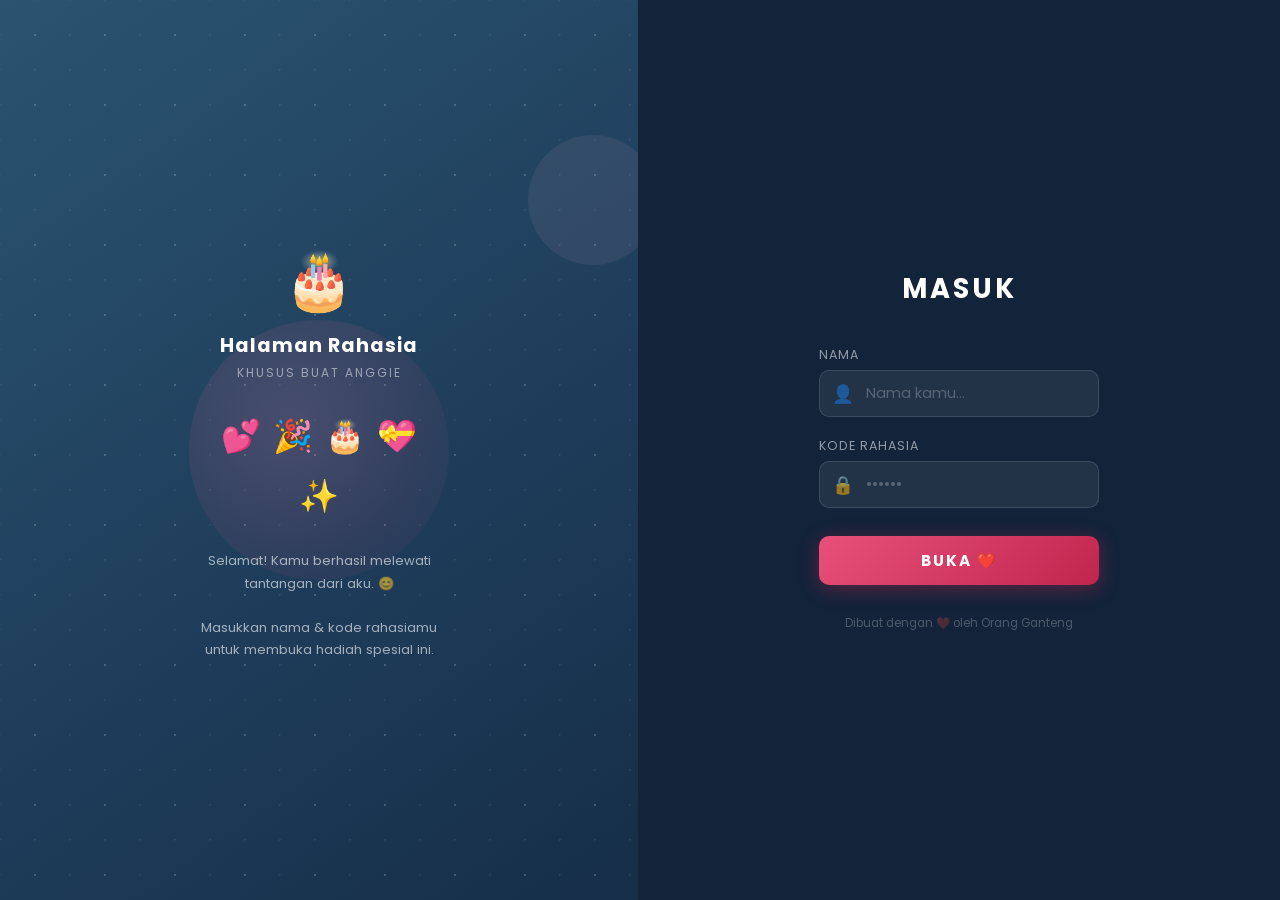
<file: sandi.html>
<!DOCTYPE html>
<html lang="id">
<head>
   <meta charset="UTF-8">
   <meta name="viewport" content="width=device-width, initial-scale=1.0, user-scalable=no">
   <title>Halaman Rahasia ❤️</title>
   <link rel="preconnect" href="https://fonts.googleapis.com">
   <link rel="preconnect" href="https://fonts.gstatic.com" crossorigin>
   <link href="https://fonts.googleapis.com/css2?family=Poppins:wght@300;400;600;700&display=swap" rel="stylesheet">
   <style>
      * {
         margin: 0; padding: 0;
         box-sizing: border-box;
         font-family: 'Poppins', sans-serif;
      }

      html, body {
         height: 100%;
         overflow: hidden;
         background: #1a2e45;
      }

      /* =============================================
         LAYOUT SPLIT: kiri dekorasi, kanan form
         ============================================= */
      .page-wrap {
         display: flex;
         height: 100vh;
      }

      /* ── PANEL KIRI ── */
      .left-panel {
         flex: 1;
         background: linear-gradient(145deg, #2a5470 0%, #1e3c5a 60%, #162e47 100%);
         display: flex;
         flex-direction: column;
         align-items: center;
         justify-content: center;
         padding: 40px 30px;
         position: relative;
         overflow: hidden;
      }

      /* Bintang-bintang dekorasi */
      .left-panel::before {
         content: '';
         position: absolute;
         top: 0; left: 0; right: 0; bottom: 0;
         background-image:
            radial-gradient(circle, rgba(255,255,255,0.15) 1px, transparent 1px),
            radial-gradient(circle, rgba(255,255,255,0.07) 1px, transparent 1px);
         background-size: 70px 70px, 35px 35px;
         background-position: 0 0, 17px 17px;
         pointer-events: none;
      }

      /* Lingkaran dekorasi hijau (seperti Feb Mart) */
      .deco-circle-big {
         position: absolute;
         width: 260px; height: 260px;
         border-radius: 50%;
         background: radial-gradient(circle at 40% 40%,
            rgba(255, 130, 170, 0.18) 0%,
            rgba(255, 80, 130, 0.08) 60%,
            transparent 100%);
         top: 50%; left: 50%;
         transform: translate(-50%, -50%);
      }

      .deco-circle-sm {
         position: absolute;
         width: 130px; height: 130px;
         border-radius: 50%;
         background: rgba(255, 180, 200, 0.08);
         top: 15%; right: -20px;
      }

      .left-logo {
         position: relative;
         z-index: 1;
         display: flex;
         flex-direction: column;
         align-items: center;
         margin-bottom: 20px;
      }

      .left-logo .logo-emoji {
         font-size: 3.5rem;
         margin-bottom: 8px;
      }

      .left-logo h2 {
         font-size: 1.2rem;
         font-weight: 700;
         color: #fff;
         text-align: center;
         letter-spacing: 1px;
      }

      .left-logo p {
         font-size: 0.75rem;
         color: rgba(255,255,255,0.5);
         text-align: center;
         margin-top: 4px;
         letter-spacing: 2px;
         text-transform: uppercase;
      }

      /* Ilustrasi hati */
      .heart-illustration {
         position: relative;
         z-index: 1;
         display: flex;
         flex-wrap: wrap;
         gap: 12px;
         justify-content: center;
         max-width: 200px;
         margin: 10px auto;
      }

      .heart-illustration span {
         font-size: 2rem;
         animation: floatHeart 3s ease-in-out infinite;
      }

      .heart-illustration span:nth-child(2) { animation-delay: 0.4s; }
      .heart-illustration span:nth-child(3) { animation-delay: 0.8s; }
      .heart-illustration span:nth-child(4) { animation-delay: 1.2s; }
      .heart-illustration span:nth-child(5) { animation-delay: 1.6s; }

      @keyframes floatHeart {
         0%, 100% { transform: translateY(0) scale(1); }
         50%       { transform: translateY(-8px) scale(1.1); }
      }

      .left-tagline {
         position: relative;
         z-index: 1;
         text-align: center;
         margin-top: 20px;
         color: rgba(255,255,255,0.6);
         font-size: 0.82rem;
         line-height: 1.7;
      }

      /* ── PANEL KANAN ── */
      .right-panel {
         flex: 1;
         background: #12233a;
         display: flex;
         flex-direction: column;
         align-items: center;
         justify-content: center;
         padding: 40px 32px;
      }

      .form-title {
         font-size: 1.7rem;
         font-weight: 700;
         color: #fff;
         letter-spacing: 3px;
         text-transform: uppercase;
         margin-bottom: 36px;
      }

      .form-group {
         width: 100%;
         max-width: 280px;
         margin-bottom: 20px;
      }

      .form-group label {
         display: block;
         font-size: 0.78rem;
         color: rgba(255,255,255,0.55);
         margin-bottom: 6px;
         letter-spacing: 1px;
         text-transform: uppercase;
      }

      .input-wrap {
         position: relative;
         display: flex;
         align-items: center;
         background: rgba(255,255,255,0.07);
         border: 1px solid rgba(255,255,255,0.12);
         border-radius: 10px;
         overflow: hidden;
         transition: border 0.25s;
      }

      .input-wrap:focus-within {
         border-color: rgba(255, 130, 170, 0.6);
         background: rgba(255,255,255,0.1);
      }

      .input-wrap .input-icon {
         padding: 0 12px;
         font-size: 1.1rem;
         opacity: 0.6;
      }

      .input-wrap input {
         flex: 1;
         background: transparent;
         border: none;
         outline: none;
         padding: 12px 12px 12px 0;
         font-size: 0.9rem;
         color: #fff;
         font-family: 'Poppins', sans-serif;
      }

      .input-wrap input::placeholder {
         color: rgba(255,255,255,0.25);
      }

      .btn-login {
         width: 100%;
         max-width: 280px;
         padding: 13px;
         background: linear-gradient(135deg, #e8507a, #c0254e);
         border: none;
         border-radius: 10px;
         color: #fff;
         font-size: 0.95rem;
         font-weight: 700;
         letter-spacing: 2px;
         text-transform: uppercase;
         cursor: pointer;
         margin-top: 8px;
         transition: opacity 0.2s, transform 0.15s;
         box-shadow: 0 4px 20px rgba(200, 40, 80, 0.4);
      }

      .btn-login:active {
         opacity: 0.85;
         transform: scale(0.98);
      }

      .error-msg {
         display: none;
         color: #ff6b8a;
         font-size: 0.78rem;
         text-align: center;
         margin-top: 12px;
         max-width: 280px;
      }

      .form-footer {
         margin-top: 30px;
         text-align: center;
         color: rgba(255,255,255,0.25);
         font-size: 0.72rem;
      }

      /* =============================================
         MOBILE — stack vertikal
         ============================================= */
      @media (max-width: 520px) {
         .page-wrap {
            flex-direction: column;
            overflow-y: auto;
         }

         .left-panel {
            flex: none;
            padding: 32px 20px 24px;
            min-height: 200px;
         }

         .deco-circle-big {
            width: 180px; height: 180px;
         }

         .heart-illustration span { font-size: 1.6rem; }

         .left-tagline { display: none; }

         .right-panel {
            flex: none;
            padding: 28px 24px 40px;
         }

         .form-title { font-size: 1.3rem; margin-bottom: 24px; }
      }
   </style>
</head>
<body>

<div class="page-wrap">

   <!-- ── PANEL KIRI ── -->
   <div class="left-panel">
      <div class="deco-circle-big"></div>
      <div class="deco-circle-sm"></div>

      <div class="left-logo">
         <div class="logo-emoji">🎂</div>
         <h2>Halaman Rahasia</h2>
         <p>Khusus buat Anggie</p>
      </div>

      <div class="heart-illustration">
         <span>💕</span>
         <span>🎉</span>
         <span>🎂</span>
         <span>💝</span>
         <span>✨</span>
      </div>

      <div class="left-tagline">
         Selamat! Kamu berhasil melewati<br>tantangan dari aku. 😊<br><br>
         Masukkan nama &amp; kode rahasiamu<br>untuk membuka hadiah spesial ini.
      </div>
   </div>

   <!-- ── PANEL KANAN ── -->
   <div class="right-panel">
      <h1 class="form-title">Masuk</h1>

      <div class="form-group">
         <label>Nama</label>
         <div class="input-wrap">
            <span class="input-icon">👤</span>
            <input type="text" id="inputUsername" placeholder="Nama kamu..." autocomplete="off" />
         </div>
      </div>

      <div class="form-group">
         <label>Kode Rahasia</label>
         <div class="input-wrap">
            <span class="input-icon">🔒</span>
            <input type="password" id="inputPassword" placeholder="••••••" autocomplete="off" />
         </div>
      </div>

      <button class="btn-login" onclick="doLogin()">Buka ❤️</button>

      <p class="error-msg" id="errorMsg">
         Nama atau kode salah. Coba lagi ya 😅
      </p>

      <div class="form-footer">
         Dibuat dengan ❤️ oleh Orang Ganteng
      </div>
   </div>

</div>

<script>
   // Tekan Enter juga bisa login
   document.addEventListener('keydown', function(e) {
      if (e.key === 'Enter') doLogin();
   });

   function doLogin() {
      var username = document.getElementById('inputUsername').value.trim();
      var password = document.getElementById('inputPassword').value.trim();

      // Kredensial — case-insensitive untuk nama
      var validUser = "Anggi Dwi Aprilia";
      var validPass = "200408";

      if (username.toLowerCase() === validUser.toLowerCase() && password === validPass) {
         // Sukses — redirect ke birthday
         document.querySelector('.btn-login').textContent = '💕 Membuka...';
         document.querySelector('.btn-login').style.opacity = '0.7';
         setTimeout(function() {
            window.location.href = 'birthday.html';
         }, 800);
      } else {
         var errMsg = document.getElementById('errorMsg');
         errMsg.style.display = 'block';
         // Animasi shake
         var inputWraps = document.querySelectorAll('.input-wrap');
         inputWraps.forEach(function(el) {
            el.style.border = '1px solid rgba(255, 80, 100, 0.7)';
            el.style.animation = 'none';
         });
         setTimeout(function() {
            inputWraps.forEach(function(el) {
               el.style.border = '1px solid rgba(255,255,255,0.12)';
            });
         }, 1200);
      }
   }
</script>

</body>
</html>
</file>
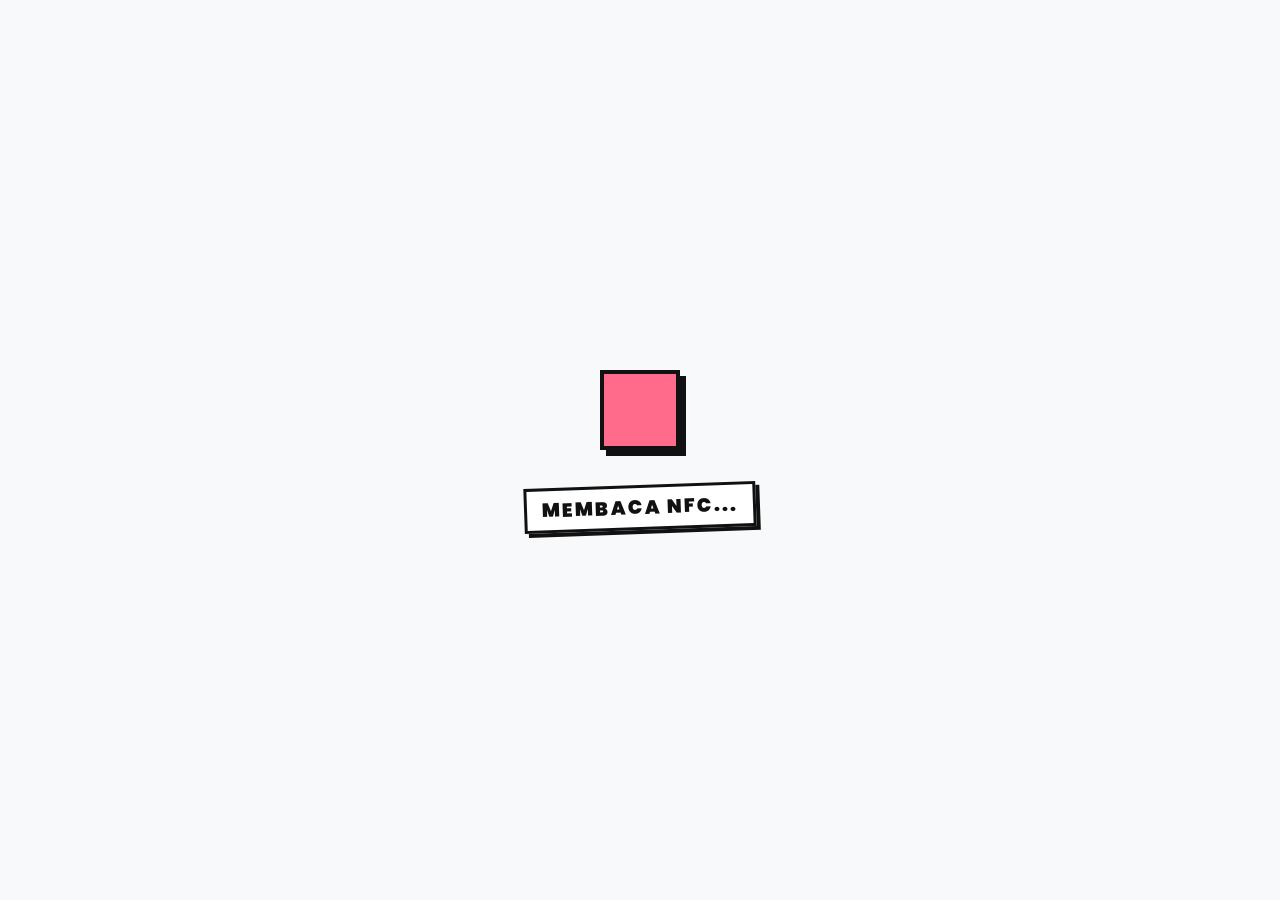
<file: suprise.html>
<!DOCTYPE html>
<html lang="id">
<head>
    <meta charset="UTF-8">
    <meta name="viewport" content="width=device-width, initial-scale=1.0, maximum-scale=1.0, user-scalable=no">
    <title>Ciee Ketemu! 🎁</title>
    
    <link rel="preconnect" href="https://fonts.googleapis.com">
    <link rel="preconnect" href="https://fonts.gstatic.com" crossorigin>
    <link href="https://fonts.googleapis.com/css2?family=Poppins:wght@300;400;600;800;900&display=swap" rel="stylesheet">
    
    <style>
        /* ==========================================================================
           1. CSS VARIABLES (TEMA NEO-BRUTALISM)
           ========================================================================== */
        :root {
            --bg-color: #f8f9fa;       
            --border-color: #111111;   
            --accent-pink: #ff6b8a;    
            --accent-blue: #4facfe;    
            --accent-green: #ccff00;   
            --accent-yellow: #ffd166;
            --accent-purple: #c299fc;  
            --border-thick: 4px;       
        }

        * { margin: 0; padding: 0; box-sizing: border-box; font-family: 'Poppins', sans-serif; -webkit-tap-highlight-color: transparent; }

        body {
            background-color: var(--bg-color); color: var(--border-color);
            overflow: hidden; height: 100vh; height: 100dvh;
            display: flex; justify-content: center; align-items: center;
            position: relative;
        }

        /* ==========================================================================
           2. SPLASH SCREEN (LOADING)
           ========================================================================== */
        #splash-screen {
            position: absolute; top: 0; left: 0; width: 100%; height: 100%;
            background: var(--bg-color); z-index: 9999999;
            display: flex; flex-direction: column; justify-content: center; align-items: center;
            transition: opacity 0.6s ease-out, transform 0.6s ease-out;
        }
        #splash-screen.hidden { opacity: 0; transform: scale(1.1); pointer-events: none; }

        .loader-box {
            width: 80px; height: 80px; border: var(--border-thick) solid var(--border-color);
            background: var(--accent-pink);
            animation: spinBrutal 2s infinite cubic-bezier(0.68, -0.55, 0.265, 1.55);
            box-shadow: 6px 6px 0px var(--border-color); margin-bottom: 35px;
        }
        @keyframes spinBrutal {
            0% { transform: rotate(0deg) scale(1); background: var(--accent-pink); }
            50% { transform: rotate(180deg) scale(1.2); background: var(--accent-yellow); }
            100% { transform: rotate(360deg) scale(1); background: var(--accent-purple); }
        }
        .splash-text { 
            font-size: 1.2rem; font-weight: 900; text-transform: uppercase; 
            letter-spacing: 2px; color: var(--border-color); 
            animation: pulseText 1.5s infinite alternate; 
            background: #fff; padding: 5px 15px; border: 3px solid var(--border-color);
            box-shadow: 4px 4px 0px var(--border-color); transform: rotate(-2deg);
        }
        @keyframes pulseText { from { transform: rotate(-2deg) scale(1); } to { transform: rotate(-2deg) scale(1.05); } }

        /* ==========================================================================
           3. BACKGROUND CANVAS & EMOJI
           ========================================================================== */
        .bg-pattern {
            position: absolute; top: 0; left: 0; width: 100%; height: 100%; z-index: -4;
            background-image: radial-gradient(var(--border-color) 1.5px, transparent 1.5px);
            background-size: 35px 35px; opacity: 0.1;
        }
        #bg-canvas { position: absolute; top: 0; left: 0; width: 100%; height: 100%; pointer-events: none; z-index: -2; }
        #floating-bg { position: absolute; top: 0; left: 0; width: 100%; height: 100%; pointer-events: none; z-index: -3; overflow: hidden; }
        .float-emoji { position: absolute; bottom: -50px; font-size: 1.8rem; opacity: 0.4; animation: floatUp linear forwards; }
        @keyframes floatUp { to { transform: translateY(-120vh) rotate(360deg); opacity: 0; } }

        /* ==========================================================================
           4. KARTU KEJUTAN (RESPONSIVE)
           ========================================================================== */
        .app-container {
            width: 100%; max-width: 450px; padding: 20px; z-index: 10;
            display: flex; flex-direction: column; justify-content: center;
        }

        .brutal-card {
            background: #ffffff; border: var(--border-thick) solid var(--border-color);
            border-radius: 20px; padding: 35px 25px; text-align: center;
            box-shadow: 15px 15px 0px var(--border-color); position: relative;
            animation: popIn 0.8s cubic-bezier(0.175, 0.885, 0.32, 1.275);
        }
        @keyframes popIn { from { opacity: 0; transform: translateY(50px) scale(0.9); } to { opacity: 1; transform: translateY(0) scale(1); } }

        /* Ilustrasi Baju + NFC */
        .illustration-box {
            width: 100%; height: 200px; background: var(--accent-blue);
            border: 3px solid var(--border-color); border-radius: 15px; margin-bottom: 25px;
            display: flex; justify-content: center; align-items: center; overflow: hidden;
            box-shadow: inset 0px 0px 20px rgba(0,0,0,0.1);
        }
        .illustration-box svg { width: 90%; height: 90%; animation: floatSvg 3s infinite ease-in-out; }
        @keyframes floatSvg { 0%, 100% { transform: translateY(0); } 50% { transform: translateY(-8px); } }

        .brutal-card h1 { font-size: 2rem; font-weight: 900; text-transform: uppercase; margin-bottom: 10px; color: var(--text-color); line-height: 1.1; }
        .brutal-card p { font-size: 0.95rem; font-weight: 600; color: #444; margin-bottom: 25px; line-height: 1.6; }
        .highlight { background: var(--accent-yellow); padding: 0 5px; font-weight: 800; border-radius: 4px; color: #111; box-shadow: 2px 2px 0 #111;}

        /* ==========================================================================
           5. TOMBOL KEMBALI
           ========================================================================== */
        .btn-action {
            display: block; width: 100%; padding: 18px; background: var(--accent-green);
            color: var(--border-color); text-decoration: none; border-radius: 12px; 
            font-weight: 900; font-size: 1.1rem; border: var(--border-thick) solid var(--border-color);
            box-shadow: 6px 6px 0px var(--border-color); text-transform: uppercase;
            transition: 0.2s; position: relative; overflow: hidden;
        }
        .btn-action:active { transform: translate(6px, 6px); box-shadow: 0px 0px 0px transparent; }

        .ripple { position: absolute; border-radius: 50%; transform: scale(0); animation: rippleAnim 0.6s linear; background-color: rgba(255,255,255,0.7); pointer-events: none; }
        @keyframes rippleAnim { to { transform: scale(4); opacity: 0; } }

        /* WIDESCREEN AUTO-DETECT */
        @media screen and (min-width: 768px) {
            .app-container { max-width: 550px; }
            .brutal-card { padding: 50px 40px; }
            .brutal-card h1 { font-size: 2.5rem; }
        }
    </style>
</head>
<body>

    <div id="splash-screen">
        <div class="loader-box"></div>
        <div class="splash-text">Membaca NFC...</div>
    </div>

    <div class="bg-pattern"></div>
    <div id="floating-bg"></div>
    <canvas id="bg-canvas"></canvas>

    <div class="app-container">
        <div class="brutal-card">
            
            <!-- ILUSTRASI BAJU & NFC -->
            <div class="illustration-box">
                <svg viewBox="0 0 320 200" xmlns="http://www.w3.org/2000/svg">
                    <rect width="320" height="200" fill="#4facfe"/>
                    
                    <!-- Baju -->
                    <path d="M100 40 L220 40 L260 90 L230 110 L210 80 L210 180 L110 180 L110 80 L90 110 L60 90 Z" fill="#ffd166" stroke="#111" stroke-width="5" stroke-linejoin="round"/>
                    
                    <!-- Kerah Baju -->
                    <path d="M130 40 Q160 70 190 40" fill="none" stroke="#111" stroke-width="5" stroke-linecap="round"/>
                    
                    <!-- Logo Love -->
                    <path d="M160 110 C 160 110 140 90 140 75 C 140 60 160 60 160 75 C 160 60 180 60 180 75 C 180 90 160 110 160 110 Z" fill="#ff6b8a" stroke="#111" stroke-width="3"/>
                    
                    <!-- Chip NFC Berkedip -->
                    <circle cx="160" cy="145" r="15" fill="#ccff00" stroke="#111" stroke-width="3"/>
                    <text x="160" y="149" text-anchor="middle" font-size="10" font-weight="900" fill="#111">NFC</text>
                    
                    <!-- Gelombang Sinyal -->
                    <path d="M130 145 A 30 30 0 0 1 130 120" fill="none" stroke="#fff" stroke-width="3" stroke-linecap="round" opacity="0.8">
                        <animate attributeName="opacity" values="0;1;0" dur="1.5s" repeatCount="indefinite" />
                    </path>
                    <path d="M115 155 A 45 45 0 0 1 115 110" fill="none" stroke="#fff" stroke-width="3" stroke-linecap="round" opacity="0.6">
                        <animate attributeName="opacity" values="0;1;0" dur="1.5s" begin="0.2s" repeatCount="indefinite" />
                    </path>
                    <path d="M190 145 A 30 30 0 0 0 190 120" fill="none" stroke="#fff" stroke-width="3" stroke-linecap="round" opacity="0.8">
                        <animate attributeName="opacity" values="0;1;0" dur="1.5s" repeatCount="indefinite" />
                    </path>
                    <path d="M205 155 A 45 45 0 0 0 205 110" fill="none" stroke="#fff" stroke-width="3" stroke-linecap="round" opacity="0.6">
                        <animate attributeName="opacity" values="0;1;0" dur="1.5s" begin="0.2s" repeatCount="indefinite" />
                    </path>
                </svg>
            </div>

            <h1>CIEE KETEMU! 🎉</h1>
            <p>Wahhh, ketahuan deh! Pinter banget sih princess aku bisa nemuin tag NFC rahasia di baju ini. 🧐🔎</p>
            <p>Sengaja ditaruh di sini biar surprise. Nggak ada kado fisik di halaman ini, cuma mau bilang: <span class="highlight">"Aku Sayang Banget Sama Kamu!"</span> ❤️✨</p>

            <a href="index.html" class="btn-action ripple-btn">🚪 KEMBALI KE LOGIN</a>
        </div>
    </div>

    <script>
        // 1. LOGIKA SPLASH SCREEN
        window.addEventListener('load', () => {
            setTimeout(() => {
                document.getElementById('splash-screen').classList.add('hidden');
            }, 1200); 
        });
        setTimeout(() => { document.getElementById('splash-screen').classList.add('hidden'); }, 5000);

        // 2. RIPPLE EFFECT TOMBOL
        document.querySelectorAll('.ripple-btn').forEach(btn => {
            btn.addEventListener('click', function(e) {
                let rect = this.getBoundingClientRect();
                let x = e.clientX - rect.left;
                let y = e.clientY - rect.top;
                let ripple = document.createElement('span');
                ripple.classList.add('ripple');
                ripple.style.left = `${x}px`; ripple.style.top = `${y}px`;
                this.appendChild(ripple);
                setTimeout(() => ripple.remove(), 600);
            });
        });

        // 3. FLOATING EMOJI BACKGROUND
        const floatingBg = document.getElementById('floating-bg');
        const emos = ['👕', '✨', '🔎', '❤️', '👀', '📱'];
        function createFloatingEmoji() {
            const el = document.createElement('div');
            el.classList.add('float-emoji');
            el.innerText = emos[Math.floor(Math.random() * emos.length)];
            el.style.left = Math.random() * 100 + 'vw';
            el.style.animationDuration = Math.random() * 4 + 4 + 's';
            floatingBg.appendChild(el);
            setTimeout(() => { el.remove(); }, 8000);
        }
        setInterval(createFloatingEmoji, 800);

        // 4. KANVAS PARTIKEL LEDAKAN (Kalau Layar Diklik)
        const canvas = document.getElementById('bg-canvas'); 
        const ctx = canvas.getContext('2d');
        let sparks = []; const colors = ['#ff6b8a', '#4facfe', '#ffd166', '#ccff00', '#c299fc'];
        
        function initCanvas() { canvas.width = window.innerWidth; canvas.height = window.innerHeight; }
        
        class Spark { 
            constructor(x, y) { 
                this.x = x; this.y = y; this.size = Math.random() * 12 + 6; 
                this.speedX = (Math.random() - 0.5) * 15; this.speedY = (Math.random() - 0.5) * 15; 
                this.life = 1.0; this.decay = Math.random() * 0.03 + 0.02; 
                this.color = colors[Math.floor(Math.random() * colors.length)]; 
                this.angle = Math.random() * 360;
            } 
            update() { 
                this.x += this.speedX; this.y += this.speedY; 
                this.life -= this.decay; this.angle += 8;
            } 
            draw() { 
                ctx.save(); ctx.translate(this.x, this.y); ctx.rotate(this.angle * Math.PI / 180);
                ctx.globalAlpha = Math.max(0, this.life); ctx.fillStyle = this.color; 
                ctx.strokeStyle = '#111'; ctx.lineWidth = 2; ctx.beginPath(); 
                ctx.rect(-this.size/2, -this.size/2, this.size, this.size); 
                ctx.fill(); ctx.stroke(); ctx.restore(); 
            } 
        }
        
        window.addEventListener('pointerdown', (e) => { 
            if (e.target.tagName === 'A' || e.target.tagName === 'BUTTON') return; 
            let x = e.clientX || (e.touches && e.touches[0].clientX); 
            let y = e.clientY || (e.touches && e.touches[0].clientY);
            if (x && y) { for(let i=0; i<12; i++) sparks.push(new Spark(x, y)); }
        });
        
        function animate() { 
            ctx.clearRect(0,0,canvas.width, canvas.height); 
            for (let i = sparks.length - 1; i >= 0; i--) { 
                sparks[i].update(); sparks[i].draw(); 
                if (sparks[i].life <= 0) sparks.splice(i, 1); 
            } 
            requestAnimationFrame(animate); 
        } 
        
        window.addEventListener('resize', initCanvas); 
        initCanvas(); animate();
    </script>
</body>
</html>
</file>
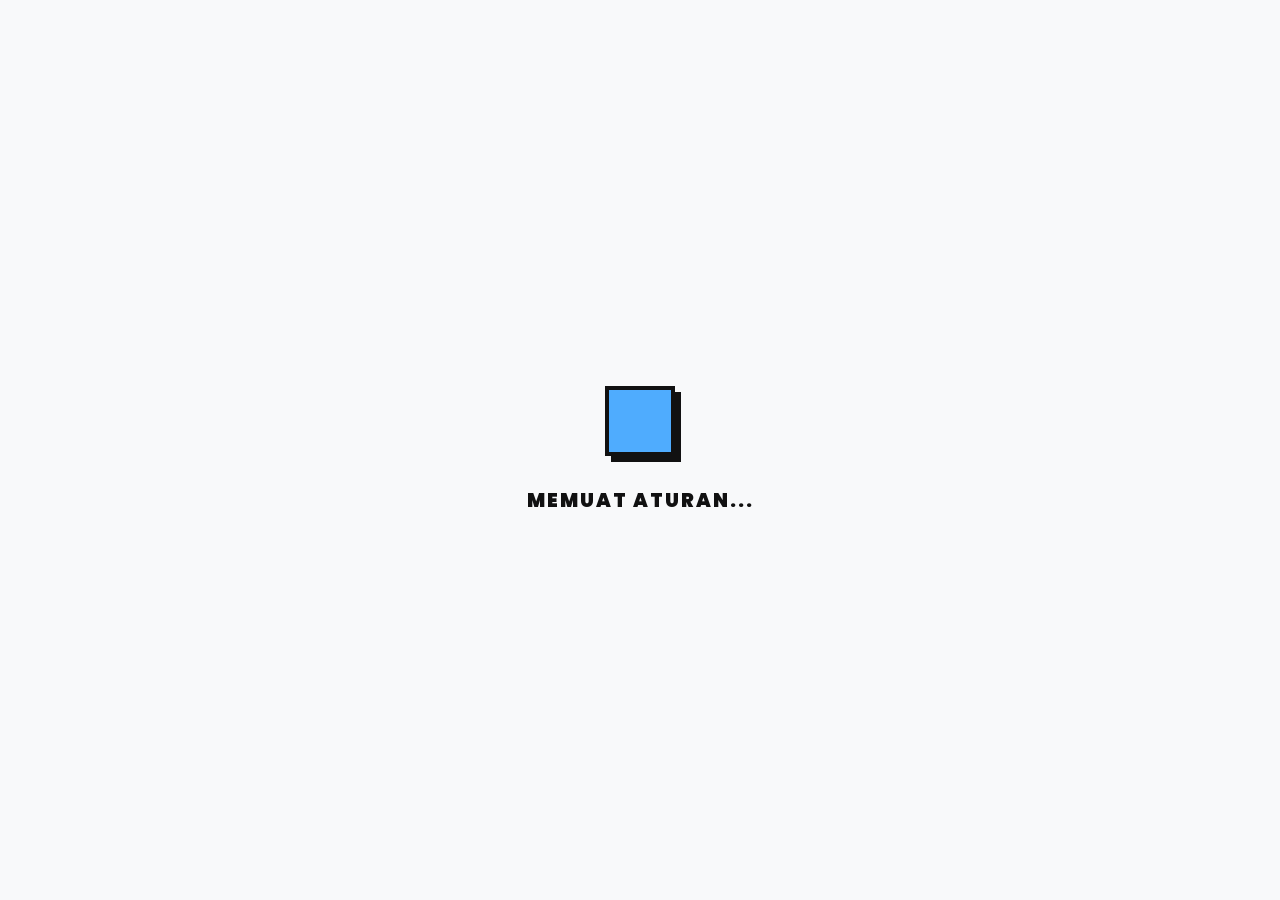
<file: tutor.html>
<!DOCTYPE html>
<html lang="id">
<head>
    <meta charset="UTF-8">
    <meta name="viewport" content="width=device-width, initial-scale=1.0, maximum-scale=1.0, user-scalable=no">
    <title>Aturan Main & Bantuan 📖</title>
    
    <link rel="preconnect" href="https://fonts.googleapis.com">
    <link rel="preconnect" href="https://fonts.gstatic.com" crossorigin>
    <link href="https://fonts.googleapis.com/css2?family=Poppins:wght@400;600;800;900&display=swap" rel="stylesheet">
    
    <style>
        /* ==========================================================================
           1. RESET & CSS VARIABLES (NEO-BRUTALISM SETTINGS)
           ========================================================================== */
        :root {
            --bg-color: #f8f9fa;       
            --border-color: #111111;   
            --accent-pink: #ff6b8a;    
            --accent-blue: #4facfe;    
            --accent-green: #ccff00;   
            --accent-yellow: #ffd166;  
            --border-thick: 4px;       
            --shadow-thick: 8px;       
        }

        * { 
            margin: 0; padding: 0; box-sizing: border-box; 
            font-family: 'Poppins', sans-serif; 
            -webkit-tap-highlight-color: transparent; 
        }

        body {
            background-color: var(--bg-color);
            color: var(--border-color);
            overflow-x: hidden;
            display: flex; justify-content: center; align-items: center;
            height: 100vh; height: 100dvh;
            background-image: radial-gradient(var(--border-color) 1.5px, transparent 1.5px);
            background-size: 30px 30px;
        }

        /* ==========================================================================
           2. SPLASH SCREEN (LAYAR LOADING AWAL)
           ========================================================================== */
        #splash-screen {
            position: absolute; top: 0; left: 0; width: 100%; height: 100%;
            background: var(--bg-color); z-index: 99999;
            display: flex; flex-direction: column; justify-content: center; align-items: center;
            transition: opacity 0.6s ease-out, transform 0.6s ease-out;
        }
        #splash-screen.hidden { opacity: 0; transform: scale(1.1); pointer-events: none; }

        .loader-box {
            width: 70px; height: 70px;
            border: var(--border-thick) solid var(--border-color);
            background: var(--accent-blue);
            animation: spinBrutal 2s infinite cubic-bezier(0.68, -0.55, 0.265, 1.55);
            box-shadow: 6px 6px 0px var(--border-color); margin-bottom: 30px;
        }
        @keyframes spinBrutal {
            0% { transform: rotate(0deg) scale(1); background: var(--accent-blue); }
            50% { transform: rotate(180deg) scale(1.2); background: var(--accent-yellow); }
            100% { transform: rotate(360deg) scale(1); background: var(--accent-pink); }
        }
        .splash-text { font-size: 1.2rem; font-weight: 900; text-transform: uppercase; letter-spacing: 2px; animation: pulseText 1.5s infinite alternate; }
        @keyframes pulseText { from { opacity: 0.5; transform: translateY(0); } to { opacity: 1; transform: translateY(-5px); } }

        /* ==========================================================================
           3. CONTAINER UTAMA (UKURAN HP DEFAULT)
           ========================================================================== */
        .app-container {
            width: 100%; max-width: 480px; height: 100%; background: #ffffff; 
            position: relative; overflow-y: auto; overflow-x: hidden;
            border-left: var(--border-thick) solid var(--border-color); 
            border-right: var(--border-thick) solid var(--border-color);
            display: flex; flex-direction: column; transition: all 0.4s ease;
        }
        .app-container::-webkit-scrollbar { display: none; }

        /* ==========================================================================
           4. HEADER STICKY
           ========================================================================== */
        .header { 
            padding: 25px 20px 20px; display: flex; align-items: center; gap: 15px;
            background: rgba(255, 255, 255, 0.95); backdrop-filter: blur(10px);
            border-bottom: var(--border-thick) solid var(--border-color); 
            position: sticky; top: 0; z-index: 100;
        }
        .back-btn {
            background: var(--accent-pink); color: var(--border-color);
            width: 45px; height: 45px; border-radius: 12px;
            display: flex; justify-content: center; align-items: center;
            font-size: 1.5rem; font-weight: 900; text-decoration: none;
            border: 3px solid var(--border-color); box-shadow: 4px 4px 0px var(--border-color);
            transition: 0.1s;
        }
        .back-btn:active { transform: translate(3px, 3px); box-shadow: 0px 0px 0px var(--border-color); }
        
        .header-text h1 { font-size: 1.5rem; font-weight: 900; text-transform: uppercase; line-height: 1; }
        .header-text p { font-size: 0.8rem; color: #555; font-weight: 700; margin-top: 5px; }

        /* ==========================================================================
           5. KONTEN ATURAN MAIN (BRUTALIST CARDS)
           ========================================================================== */
        .content-area { padding: 30px 20px 50px; }
        
        .intro-box {
            text-align: center; margin-bottom: 30px;
        }
        .intro-box span { font-size: 4rem; display: block; margin-bottom: 10px; animation: bounce 2s infinite; }
        .intro-box h2 { font-size: 1.8rem; font-weight: 900; text-transform: uppercase; }
        @keyframes bounce { 0%, 100% { transform: translateY(0); } 50% { transform: translateY(-10px); } }

        /* List Aturan */
        .rules-grid { display: flex; flex-direction: column; gap: 25px; }

        .rule-card {
            border: var(--border-thick) solid var(--border-color);
            border-radius: 16px; padding: 20px;
            box-shadow: 6px 6px 0px var(--border-color);
            position: relative; background: #fff;
            transition: transform 0.2s, box-shadow 0.2s;
        }
        .rule-card:hover { transform: translateY(-3px); box-shadow: 8px 8px 0px var(--border-color); }
        
        .rule-card .rule-num {
            position: absolute; top: -15px; left: -10px;
            width: 40px; height: 40px; background: var(--border-color); color: #fff;
            border-radius: 50%; display: flex; justify-content: center; align-items: center;
            font-size: 1.2rem; font-weight: 900; border: 3px solid #fff;
        }

        .rule-card h3 { font-size: 1.2rem; font-weight: 900; text-transform: uppercase; margin-bottom: 8px; margin-left: 15px;}
        .rule-card p { font-size: 0.9rem; font-weight: 600; color: #333; line-height: 1.5; }

        /* Warna per kartu */
        .bg-pink { background: var(--accent-pink); }
        .bg-blue { background: var(--accent-blue); }
        .bg-yellow { background: var(--accent-yellow); }
        .bg-green { background: var(--accent-green); }
        
        /* ==========================================================================
           6. TOMBOL NAVIGASI BAWAH
           ========================================================================== */
        .action-box {
            margin-top: 40px; display: flex; flex-direction: column; gap: 15px;
            border-top: var(--border-thick) dashed var(--border-color); padding-top: 30px;
        }

        .brutal-btn {
            display: block; padding: 18px; text-align: center; text-decoration: none;
            border: var(--border-thick) solid var(--border-color); border-radius: 12px;
            font-weight: 900; font-size: 1rem; text-transform: uppercase;
            box-shadow: 5px 5px 0px var(--border-color); transition: 0.15s;
            position: relative; overflow: hidden;
        }
        .brutal-btn:active { transform: translate(4px, 4px); box-shadow: 0px 0px 0px var(--border-color); }
        
        .btn-game1 { background: #fff; }
        .btn-game2 { background: #fff; }
        .btn-login { background: var(--border-color); color: #fff; margin-top: 10px; }

        /* Efek Ripple (Gelombang Air) pada tombol */
        .ripple {
            position: absolute; border-radius: 50%; transform: scale(0);
            animation: ripple-animation 0.6s linear; background-color: rgba(0, 0, 0, 0.2); pointer-events: none;
        }
        .btn-login .ripple { background-color: rgba(255, 255, 255, 0.3); }
        @keyframes ripple-animation { to { transform: scale(4); opacity: 0; } }

        .footer-note { text-align: center; font-size: 0.75rem; font-weight: 700; color: #999; margin-top: 30px; text-transform: uppercase; }

        /* ==========================================================================
           7. OTOMATIS RESPONSIVE DESKTOP/LAPTOP (WIDESCREEN AUTO-DETECT)
           ========================================================================== */
        @media screen and (min-width: 768px) {
            .app-container { 
                max-width: 1000px; 
                border-radius: 20px; 
                height: 95vh; 
                border: var(--border-thick) solid var(--border-color); 
            }
            .header { 
                border-top-left-radius: 15px; 
                border-top-right-radius: 15px; 
            }
            .rules-grid {
                display: grid;
                grid-template-columns: 1fr 1fr;
                gap: 30px;
            }
            .rule-card {
                height: 100%;
            }
            /* Bikin rule ke-5 ada di tengah sendirian kalau jumlahnya ganjil */
            .rule-card:last-child:nth-child(odd) {
                grid-column: 1 / -1;
                max-width: 50%;
                margin: 0 auto;
            }
            .action-box {
                display: grid;
                grid-template-columns: 1fr 1fr 1fr;
                gap: 20px;
            }
            .action-box .brutal-btn {
                margin-top: 0;
                display: flex;
                align-items: center;
                justify-content: center;
            }
        }
    </style>
</head>
<body>

    <div id="splash-screen">
        <div class="loader-box"></div>
        <div class="splash-text">Memuat Aturan...</div>
    </div>

    <div class="app-container">
        
        <div class="header">
            <a href="index.html" class="back-btn">←</a>
            <div class="header-text">
                <h1>Tutor & Aturan</h1>
                <p>Wajib baca sebelum buka kado!</p>
            </div>
        </div>

        <div class="content-area">
            <div class="intro-box">
                <span>🚨</span>
                <h2>Awas Princess!</h2>
                <p style="font-weight: 600; color: #555; margin-top: 5px;">Selesaikan semuanya sebelum memulai kado utama.</p>
            </div>

            <!-- Bungkus kotak-kotak dengan rules-grid agar rapi di Laptop -->
            <div class="rules-grid">
                <div class="rule-card bg-pink">
                    <div class="rule-num">1</div>
                    <h3>BACA SEMUANYA!</h3>
                    <p>Wajib membaca semua petunjuk ini dari awal sampai akhir agar tidak terjadi kesalahan saat mencoba *login* ke kado utamamu.</p>
                </div>

                <div class="rule-card bg-blue">
                    <div class="rule-num">2</div>
                    <h3>Misi 1: Flappy Bird 🐦</h3>
                    <p>Mainkan Misi 1 (Terbang). Hindari pipa dan capai skor tertentu. Nanti bakal muncul pop-up berisi <strong>Clue Username</strong> kamu.</p>
                </div>

                <div class="rule-card bg-yellow">
                    <div class="rule-num">3</div>
                    <h3>Misi 2: Game 2048 🧩</h3>
                    <p>Mainkan Misi 2 (Puzzle). Gabungkan kotak-kotak angka sampai kamu menemukan <strong>Clue Kode Rahasia (Password)</strong> di dalamnya.</p>
                </div>

                <div class="rule-card bg-green">
                    <div class="rule-num">4</div>
                    <h3>JANGAN LUPA SCREENSHOT 📸</h3>
                    <p>Kalau kamu udah dapat clue-nya, <strong>Wajib Screenshot!</strong> Biar kamu nggak lupa pas mau masukin sandi di halaman depan.</p>
                </div>

                <div class="rule-card" style="background: #eee;">
                    <div class="rule-num">5</div>
                    <h3>SALAH? MENGULANG! ☠️</h3>
                    <p>Jika *Username* dan *Kata Sandi* yang kamu masukkan salah, silakan main ulang gamenya dari awal buat nyari clue-nya lagi wleee 😜.</p>
                </div>
            </div>

            <div class="action-box">
                <a href="flapy.html" class="brutal-btn btn-game1 ripple-btn">🎮 Mulai Misi 1</a>
                <a href="200408.html" class="brutal-btn btn-game2 ripple-btn">🧩 Mulai Misi 2</a>
                <a href="index.html" class="brutal-btn btn-login ripple-btn">🚪 Kembali Ke Login</a>
            </div>

            <p class="footer-note">Dibuat dengan ❤️ oleh Orang Ganteng</p>
        </div>
    </div>

    <script>
        // 1. Logika Splash Screen Menghilang
        window.addEventListener('load', function() {
            setTimeout(function() {
                document.getElementById('splash-screen').classList.add('hidden');
            }, 1200); // Muncul 1.2 detik biar keren
        });

        // Fallback: Paksa loading hilang maksimal setelah 5 detik
        setTimeout(function() {
            document.getElementById('splash-screen').classList.add('hidden');
        }, 5000);

        // 2. Efek Ripple (Gelombang Air) pada tombol
        document.querySelectorAll('.ripple-btn').forEach(btn => {
            btn.addEventListener('click', function(e) {
                let rect = this.getBoundingClientRect();
                let x = e.clientX - rect.left;
                let y = e.clientY - rect.top;
                
                let ripple = document.createElement('span');
                ripple.classList.add('ripple');
                ripple.style.left = `${x}px`;
                ripple.style.top = `${y}px`;
                
                this.appendChild(ripple);
                setTimeout(() => ripple.remove(), 600);
            });
        });
    </script>
</body>
</html>
</file>
